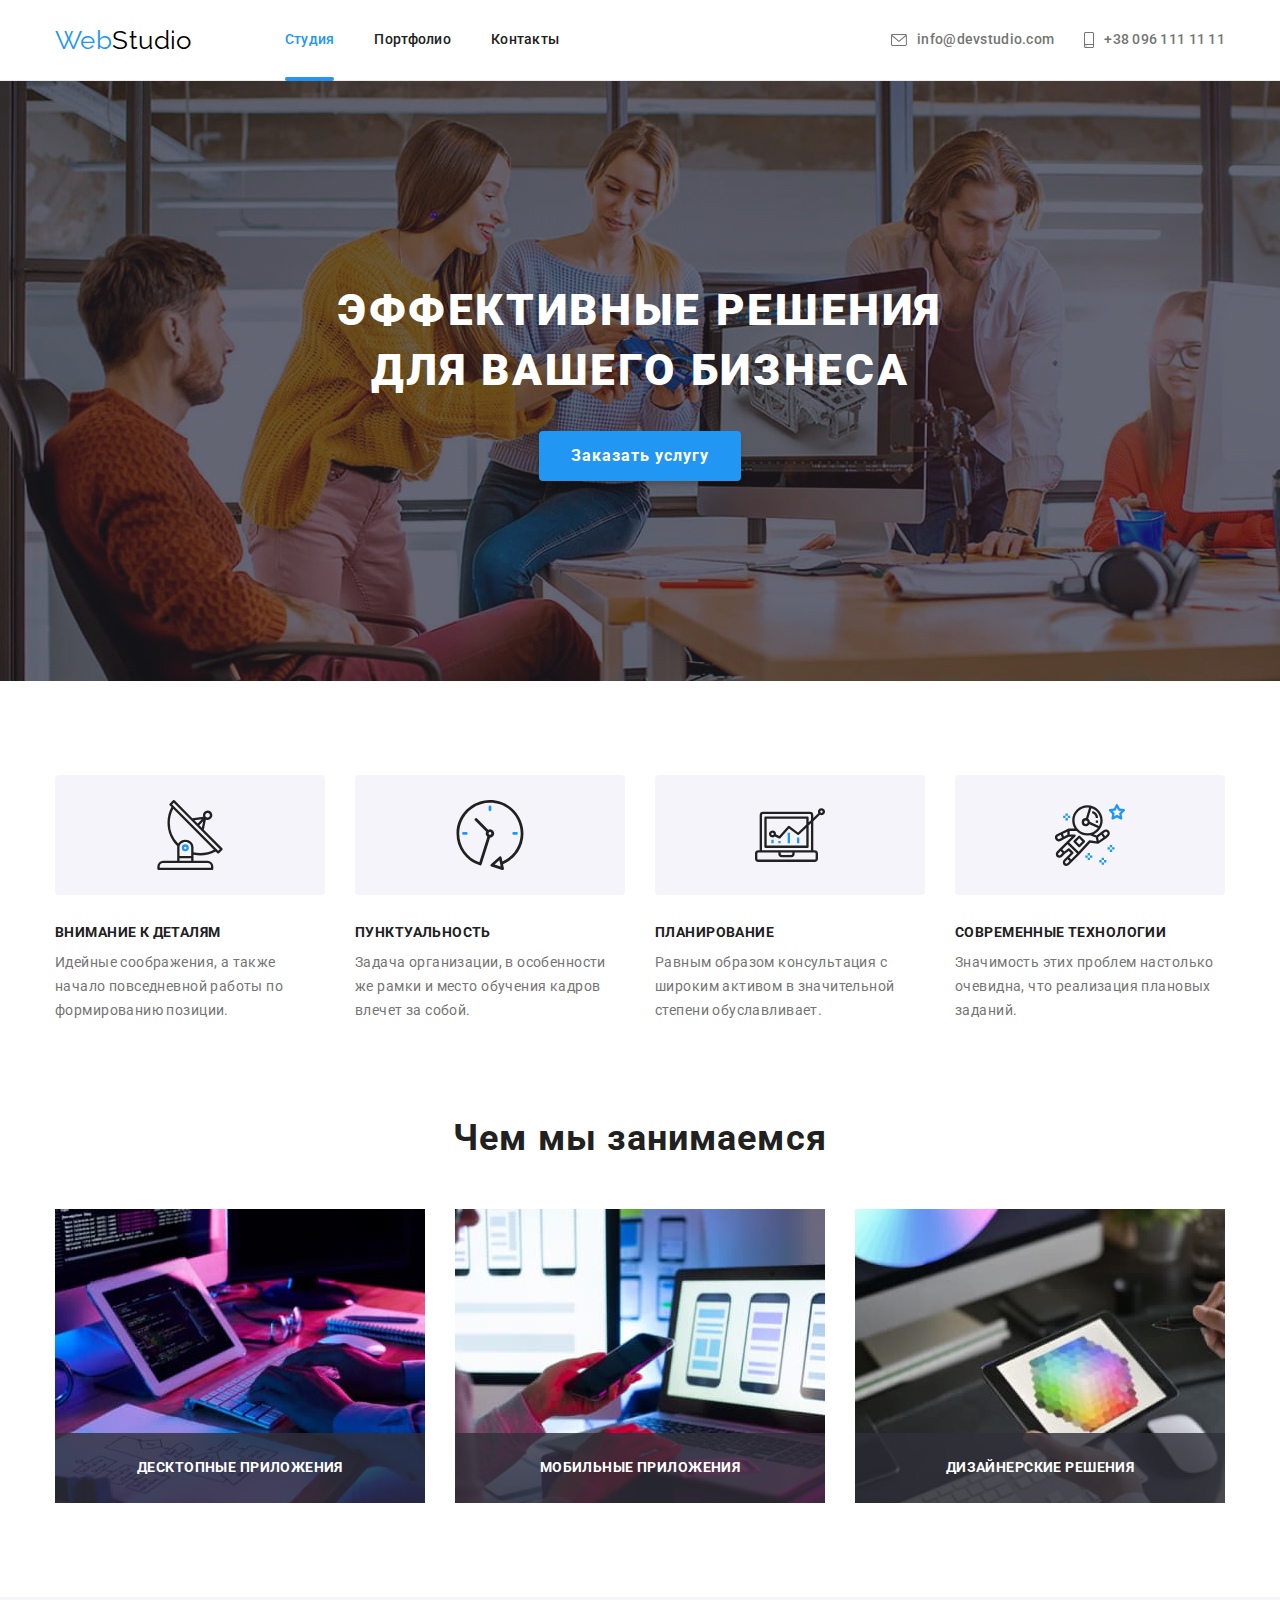
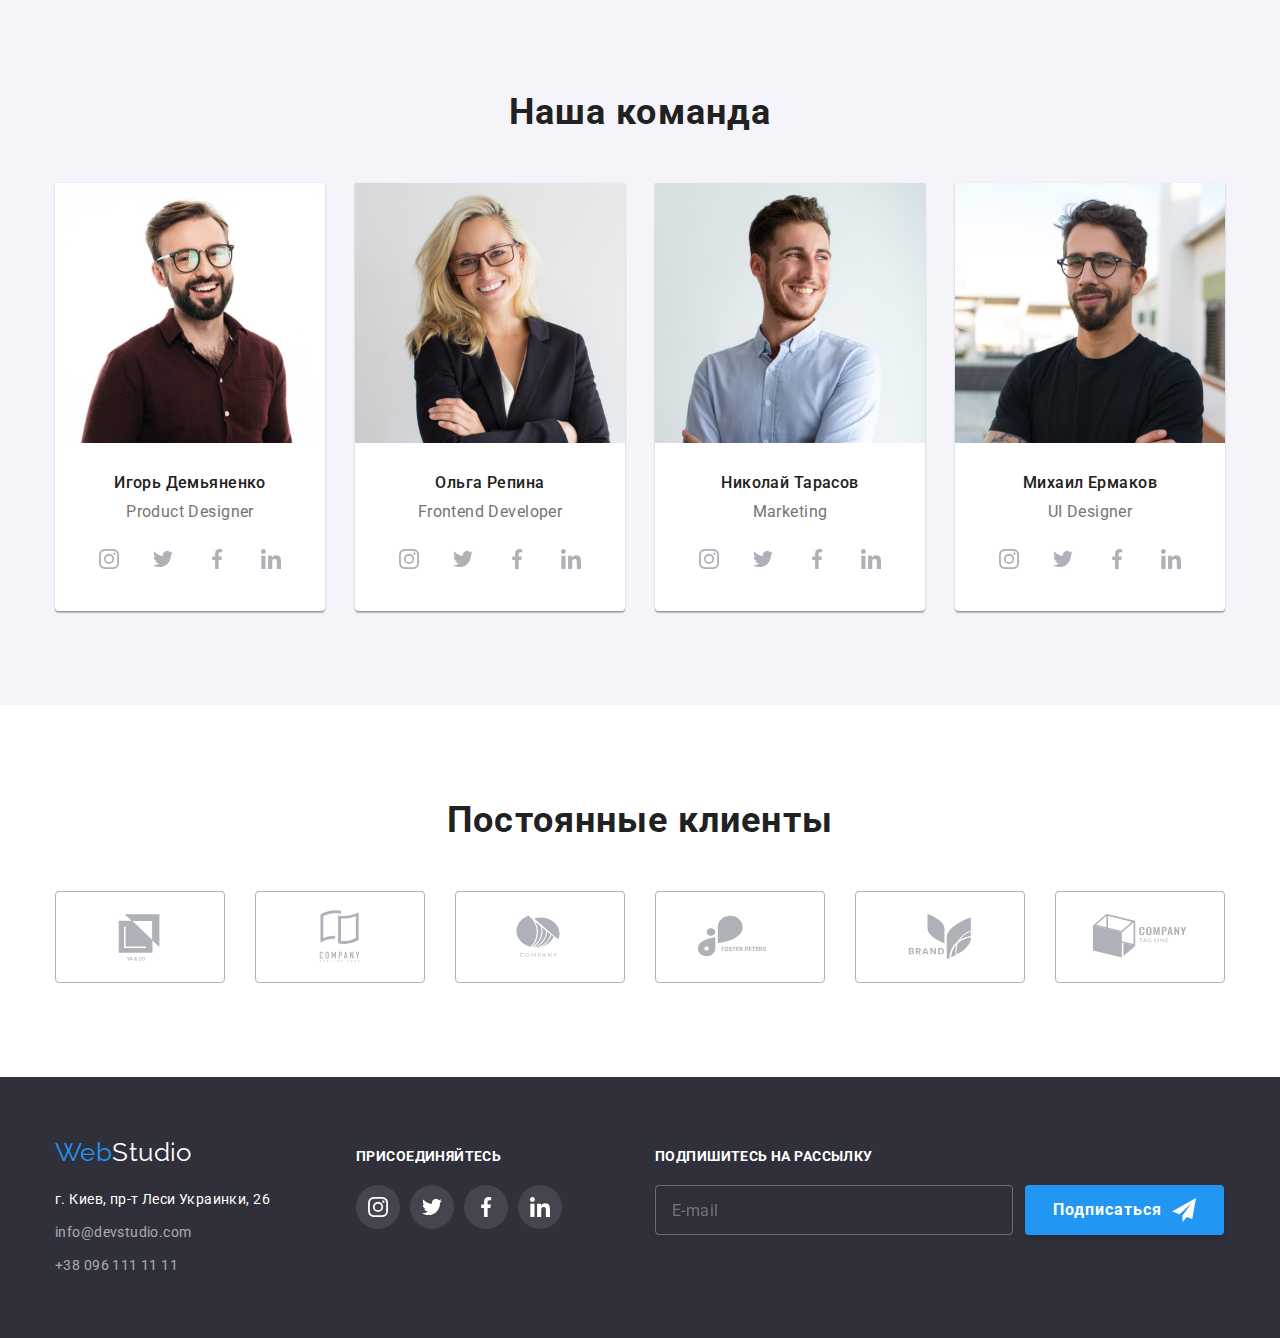
<file: index.html>
<!DOCTYPE html>
<html lang="ru">
	<head>
		<meta charset="UTF-8" />
		<meta http-equiv="X-UA-Compatible" content="IE=edge" />
		<meta name="viewport" content="width=device-width, initial-scale=1.0" />
		<title>Студия</title>
		<link
			href="https://fonts.googleapis.com/css2?family=Raleway:wght@700&family=Roboto:wght@400;500;700;900&display=swap"
			rel="stylesheet"
		/>
		<link
			rel="stylesheet"
			href="https://cdnjs.cloudflare.com/ajax/libs/modern-normalize/1.1.0/modern-normalize.min.css"
		/>
		<link rel="stylesheet" href="./css/main.min.css" />
	</head>
	<body>
		<header class="header">
			<div class="container header__container">
				<a href="./index.html" class="logo"><span class="logo-accent">Web</span>Studio</a>
				</a>
				<div>
					<nav>
						<ul class="site-nav">
							<li class="site-nav__item"><a href="./index.html" class="site-nav__link site-nav__link--active">Студия</a></li>
							<li class="site-nav__item"><a href="./portfolio.html" class="site-nav__link">Портфолио</a></li>
							<li class="site-nav__item"><a href="" class="site-nav__link">Контакты</a></li>
						</ul>
					</nav>
				</div>
				<ul class="header-contacts">
					<li class="header-contacts__item"><a href="mailto:info@devstudio.com" class="header-contacts__link">
						<svg class="header-contacts__icon" width="16px" height="12px">
							<use href="./images/icons.svg/symbol-defs.svg#icon-envelope"></use>
						</svg>
						info@devstudio.com</a></li>
					<li class="header-contacts__item"><a href="tel:+380961111111" class="header-contacts__link">
						<svg class="header-contacts__icon" width="10px" height="16px">
							<use href="./images/icons.svg/symbol-defs.svg#icon-smartphone"></use>
						</svg>
						+38 096 111 11 11</a></li>
				</ul>
			</div>
		</header>

		<main>
			<section class="hero">
				<div class="container">
					<h1 class="hero__title">
						Эффективные решения
						<br />
						для вашего бизнеса
					</h1>
					<button data-modal-open type="button" class="button hero__button">Заказать услугу</button>	
				</div>
			</section>

			<section class="section features">
				<div class="container">
					<h2 class="features__title">Преимущества</h2>
					<ul class="features__list">
						<li class="features__item">
							<svg class="features__icon" width="70px" height="70px">
								<use href="./images/icons.svg/symbol-defs.svg#icon-antenna"></use>
							</svg>
							<h3 class="features__sub-title">Внимание к деталям</h3>
							<p class="features__text">
								Идейные соображения, а также начало повседневной работы по формированию позиции.
							</p>
						</li>

						<li class="features__item">
							<svg class="features__icon" width="70px" height="70px">
								<use href="./images/icons.svg/symbol-defs.svg#icon-clock"></use>
							</svg>
							<h3 class="features__sub-title">Пунктуальность</h3>
							<p class="features__text">
								Задача организации, в особенности же рамки и место обучения кадров влечет за собой.
							</p>
						</li>

						<li class="features__item">
							<svg class="features__icon" width="70px" height="70px">
								<use href="./images/icons.svg/symbol-defs.svg#icon-diagram"></use>
							</svg>
							<h3 class="features__sub-title">Планирование</h3>
							<p class="features__text">
								Равным образом консультация с широким активом в значительной степени обуславливает.
							</p>
						</li>

						<li class="features__item">
							<svg class="features__icon" width="70px" height="70px">
								<use href="./images/icons.svg/symbol-defs.svg#icon-astronaut"></use>
							</svg>
							<h3 class="features__sub-title">Современные технологии</h3>
							<p class="features__text">Значимость этих проблем настолько очевидна, что реализация плановых заданий.</p>
						</li>
					</ul>
				</div>
			</section>

			<section class="section activity">
				<div class="container">
					<h2 class="section__title">Чем мы занимаемся</h2>
					<ul class="activity__list">
						<li class="activity__item">
							<p class="activity__text">Десктопные приложения</p>
							<img src="./images/box-1.jpg" alt="Десктопные приложения" width="370" />
						</li>
						<li class="activity__item">
							<p class="activity__text">Мобильные приложения</p>
							<img src="./images/box-2.jpg" alt="Мобильные приложения" width="370" />
						</li>
						<li class="activity__item">
							<p class="activity__text">Дизайнерские решения</p>
							<img src="./images/box-3.jpg" alt="Дизайнерские решения" width="370" />
						</li>
					</ul>
				</div>
			</section>

			<section class="section team">
				<div class="container">
					<h2 class="section__title">Наша команда</h2>
					<ul class="team__list">
						<li class="team__item">
							<img src="./images/img-1.jpg" alt="Игорь Демьяненко" width="270" />
							<div class="team__content">
								<h3 class="team__sub-title">Игорь Демьяненко</h3>
								<p lang="en" class="team__position">Product Designer</p>
								<ul class="team-networks__list">
									<li class="team-networks__item">
										<a href="" class="team-networks__link">
											<svg width="20px" height="20px">
												<use href="./images/icons.svg/symbol-defs.svg#icon-instagram"></use>
											</svg>
										</a>
									</li>
									<li class="team-networks__item">
										<a href="" class="team-networks__link">
											<svg width="20px" height="20px">
												<use href="./images/icons.svg/symbol-defs.svg#icon-twitter"></use>
											</svg>
										</a>
									</li>
									<li class="team-networks__item">
										<a href="" class="team-networks__link">
											<svg width="20px" height="20px">
												<use href="./images/icons.svg/symbol-defs.svg#icon-facebook"></use>
											</svg>
										</a>
									</li>
									<li class="team-networks__item"><a href="" class="team-networks__link"><svg width="20px" height="20px"><use href="./images/icons.svg/symbol-defs.svg#icon-linkedin"></use></svg></a></li>
								</ul>
							</div>

						</li>
						<li class="team__item">
							<img src="./images/img-2.jpg" alt="Ольга Репина" width="270" />
							<div class="team__content">
								<h3 class="team__sub-title">Ольга Репина</h3>
								<p lang="en" class="team__position">Frontend Developer</p>
								<ul class="team-networks__list">
									<li class="team-networks__item"><a href="" class="team-networks__link"><svg width="20px" height="20px"><use href="./images/icons.svg/symbol-defs.svg#icon-instagram"></use></svg></a></li>
									<li class="team-networks__item"><a href="" class="team-networks__link"><svg width="20px" height="20px"><use href="./images/icons.svg/symbol-defs.svg#icon-twitter"></use></svg></a></li>
									<li class="team-networks__item"><a href="" class="team-networks__link"><svg width="20px" height="20px"><use href="./images/icons.svg/symbol-defs.svg#icon-facebook"></use></svg></a></li>
									<li class="team-networks__item"><a href="" class="team-networks__link"><svg width="20px" height="20px"><use href="./images/icons.svg/symbol-defs.svg#icon-linkedin"></use></svg></a></li>
								</ul>
							</div>
						</li>
						<li class="team__item">
							<img src="./images/img-3.jpg" alt="Николай Тарасов" width="270" />
							<div class="team__content">
								<h3 class="team__sub-title">Николай Тарасов</h3>
								<p lang="en" class="team__position">Marketing</p>
								<ul class="team-networks__list">
									<li class="team-networks__item"><a href="" class="team-networks__link"><svg width="20px" height="20px"><use href="./images/icons.svg/symbol-defs.svg#icon-instagram"></use></svg></a></li>
									<li class="team-networks__item"><a href="" class="team-networks__link"><svg width="20px" height="20px"><use href="./images/icons.svg/symbol-defs.svg#icon-twitter"></use></svg></a></li>
									<li class="team-networks__item"><a href="" class="team-networks__link"><svg width="20px" height="20px"><use href="./images/icons.svg/symbol-defs.svg#icon-facebook"></use></svg></a></li>
									<li class="team-networks__item"><a href="" class="team-networks__link"><svg width="20px" height="20px"><use href="./images/icons.svg/symbol-defs.svg#icon-linkedin"></use></svg></a></li>
								</ul>
							</div>
						</li>
						<li class="team__item">
							<img src="./images/img-4.jpg" alt="Михаил Ермаков" width="270" />
							<div class="team__content">
								<h3 class="team__sub-title">Михаил Ермаков</h3>
								<p lang="en" class="team__position">UI Designer</p>
								<ul class="team-networks__list">
									<li class="team-networks__item"><a href="" class="team-networks__link"><svg width="20px" height="20px"><use href="./images/icons.svg/symbol-defs.svg#icon-instagram"></use></svg></a></li>
									<li class="team-networks__item"><a href="" class="team-networks__link"><svg width="20px" height="20px"><use href="./images/icons.svg/symbol-defs.svg#icon-twitter"></use></svg></a></li>
									<li class="team-networks__item"><a href="" class="team-networks__link"><svg width="20px" height="20px"><use href="./images/icons.svg/symbol-defs.svg#icon-facebook"></use></svg></a></li>
									<li class="team-networks__item"><a href="" class="team-networks__link"><svg width="20px" height="20px"><use href="./images/icons.svg/symbol-defs.svg#icon-linkedin"></use></svg></a></li>
								</ul>
							</div>
						</li>
					</ul>
				</div>
			</section>

			<section class="section clients">
				<div class="container">
					<h2 class="section__title">Постоянные клиенты</h2>
					<ul class="clients__list">
						<li class="clients__item"><a href="" class="clients__link"><svg width="106" height="60px"><use href="./images/icons.svg/symbol-defs.svg#icon-logo-1"></use></svg></a></li>
						<li class="clients__item"><a href="" class="clients__link"><svg width="106" height="60px"><use href="./images/icons.svg/symbol-defs.svg#icon-logo-2"></use></svg></a></li>
						<li class="clients__item"><a href="" class="clients__link"><svg width="106" height="60px"><use href="./images/icons.svg/symbol-defs.svg#icon-logo-3"></use></svg></a></li>
						<li class="clients__item"><a href="" class="clients__link"><svg width="106" height="60px"><use href="./images/icons.svg/symbol-defs.svg#icon-logo-4"></use></svg></a></li>
						<li class="clients__item"><a href="" class="clients__link"><svg width="106" height="60px"><use href="./images/icons.svg/symbol-defs.svg#icon-logo-5"></use></svg></a></li>
						<li class="clients__item"><a href="" class="clients__link"><svg width="106" height="60px"><use href="./images/icons.svg/symbol-defs.svg#icon-logo-6"></use></svg></a></li>
					</ul>
				</div> 
			</section>
		</main>

		<footer class="footer">
			<div class="container footer__container">
				<div class="footer-contacts">
					<a href="/index.html" class="logo footer__logo"><span class="logo-accent">Web</span>Studio</a>
					<address>
						<ul class="footer-contacts__list">
							<li class="footer-contacts__item">
								<a
									href="https://goo.gl/maps/6p5DjgwjbaoBaa989"
									target="_blank"
									rel="noopener noreferrer nofollow"
									class="footer-contacts__location"
								>
									г. Киев, пр-т Леси Украинки, 26
								</a>
							</li>
							<li class="footer-contacts__item"><a href="mailto:info@devstudio.com" class="footer-contacts__link">info@devstudio.com</a></li>
							<li class="footer-contacts__item"><a href="tel:+380961111111" class="footer-contacts__link">+38 096 111 11 11</a></li>
						</ul>
					</address>
				</div>			
				<div class="footer-follow">
					<b class="footer-follow__title">присоединяйтесь</b>
					<ul class="footer-follow__list">
						<li class="footer-follow__item"><a href="" class="footer-follow__link"><svg width="20px" height="20px"><use href="./images/icons.svg/symbol-defs.svg#icon-instagram"></use></svg></a></li>
						<li class="footer-follow__item"><a href="" class="footer-follow__link"><svg width="20px" height="20px"><use href="./images/icons.svg/symbol-defs.svg#icon-twitter"></use></svg></a></li>
						<li class="footer-follow__item"><a href="" class="footer-follow__link"><svg width="20px" height="20px"><use href="./images/icons.svg/symbol-defs.svg#icon-facebook"></use></svg></a></li>
						<li class="footer-follow__item"><a href="" class="footer-follow__link"><svg width="20px" height="20px"><use href="./images/icons.svg/symbol-defs.svg#icon-linkedin"></use></svg></a></li>
					</ul>
				</div>
				<div class="footer-join">
					<b class="footer-join__title">Подпишитесь на рассылку</b>
					<form class="footer-join__form">
						<label>
							<input required type="email" name="email" placeholder="E-mail" class="footer-join__input"/>
						</label>
						<button type="submit" class="button footer-button">Подписаться
							<svg class="footer-button__icon" width="24px" height="24px">
								<use href="./images/icons.svg/symbol-defs.svg#icon-send"></use>
							</svg>
						</button>				
					</form>
				</div>
			</div>
		</footer>

		<div data-modal class="backdrop is-hidden">
			<div class="modal">
				<button type="button" class="modal-button-close" data-modal-close>
						<svg width="18px" height="18px">
							<use href="./images/icons.svg/symbol-defs.svg#icon-close-black"></use>
						</svg>
				</button>
				<form action="" class="modal-form">	
					<h2 class="modal-form__title">Оставьте свои данные, мы вам перезвоним</h2>
					
						<label class="label">
						<span class="label__text">Имя</span> 
						<input required type="text" name="name" class="label__input">
						<svg class="label__icon" width="18px" height="18px">
							<use href="./images/icons.svg/symbol-defs.svg#icon-person-black"></use>
						</svg>
						</label>

						<label class="label">
						<span class="label__text">Телефон</span> 
						<input required type="tel" name="tel" class="label__input">
						<svg class="label__icon" width="18px" height="18px">
							<use href="./images/icons.svg/symbol-defs.svg#icon-phone-black"></use>
						</svg>
						</label>

						<label class="label">
						<span class="label__text">Почта</span> 
						<input type="email" name="email" class="label__input">
						<svg class="label__icon" width="18px" height="18px">
							<use href="./images/icons.svg/symbol-defs.svg#icon-email-black"></use>
						</svg>
						</label>

						<label class="label">
						<span class="label__text">Комментарий</span> 
						<textarea name="comment" placeholder="Введите текст" rows="8" class="label__textarea"></textarea>
						</label>

						<label class="modal-checkbox__label">
						<input required class="modal-checkbox__input" type="checkbox" name="checkbox" value="Соглашаюсь с рассылкой и принимаю"/>
						<span class="modal-checkbox__icon"></span>
						<span class="modal-checkbox__text">Соглашаюсь с рассылкой и принимаю <a href="" class="modal-checkbox__contract">
							Условия договора</a></span>	
						</label>
					
					
					<button type="submit" class="button modal-button-send">Отправить</button> 		
				</form>	
			</div>
		</div>
		<script src="./js/modal.js"></script>
	</body>
</html>
</file>
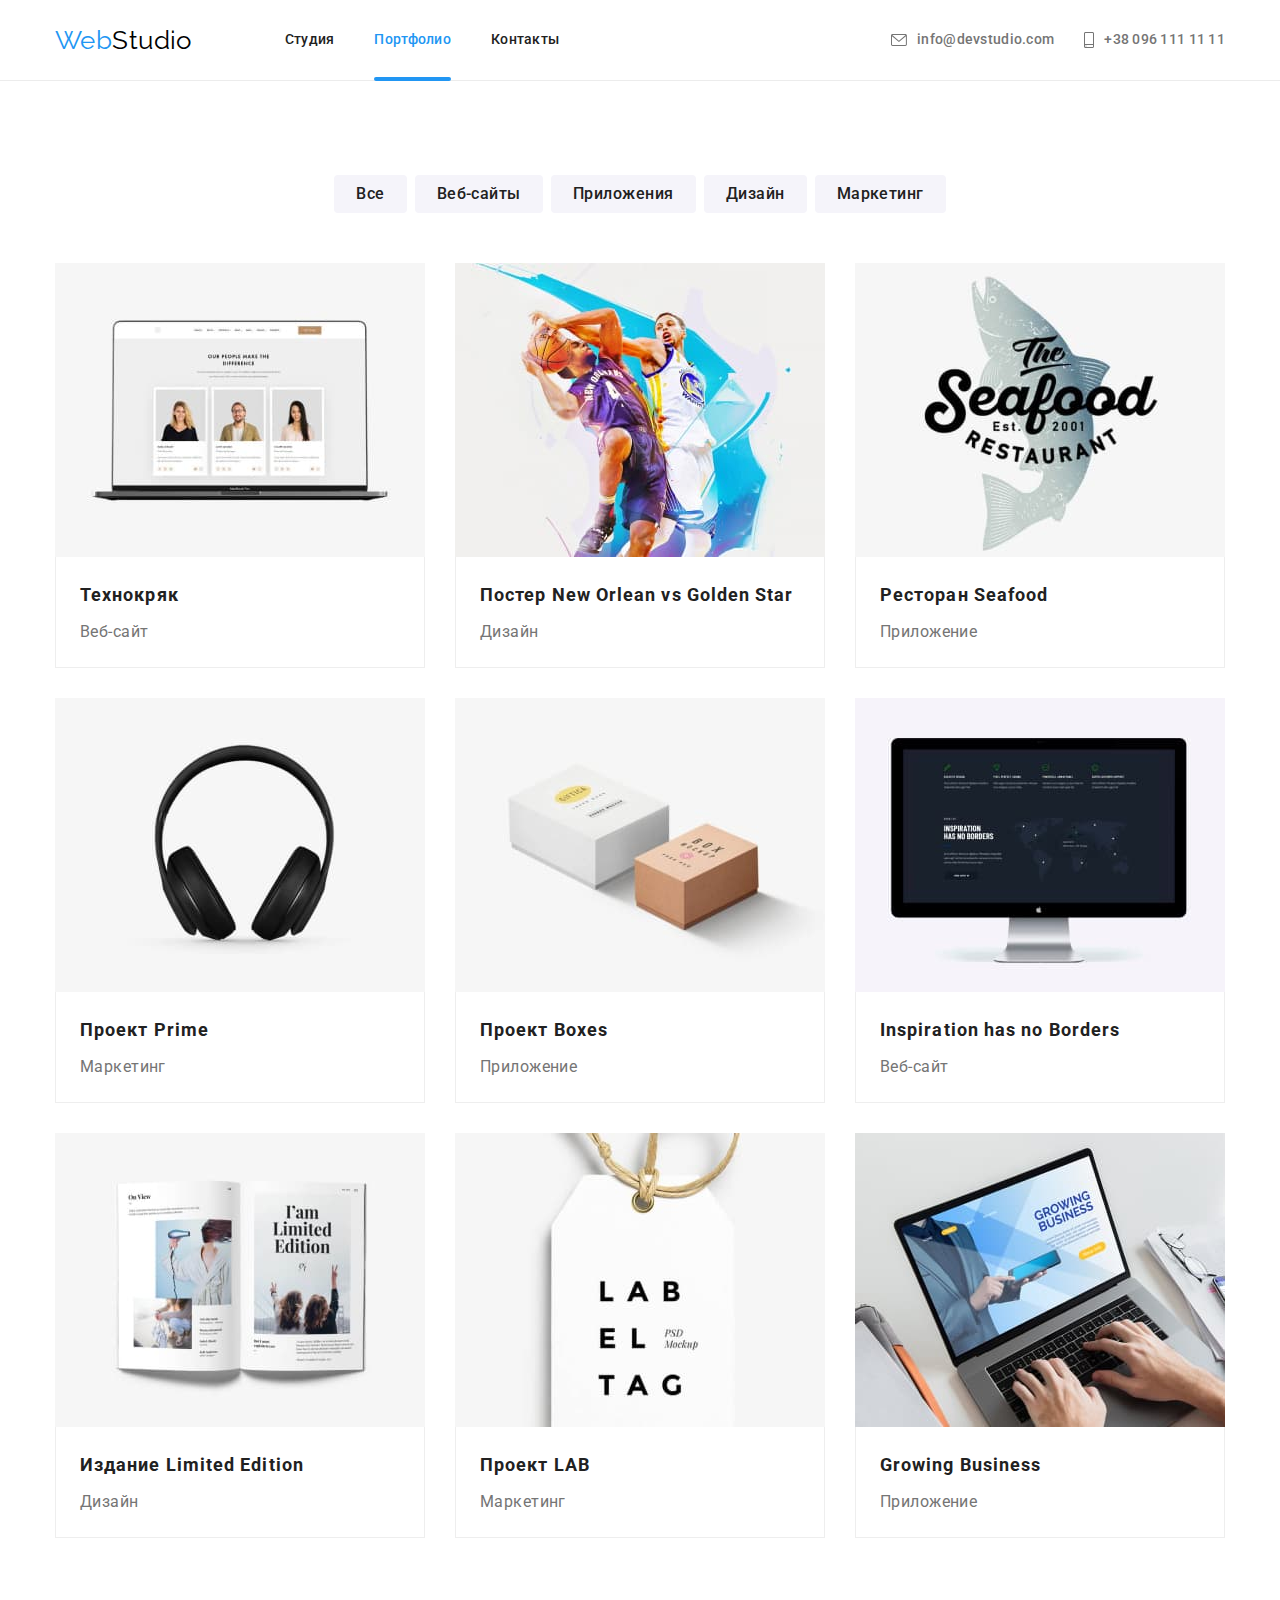
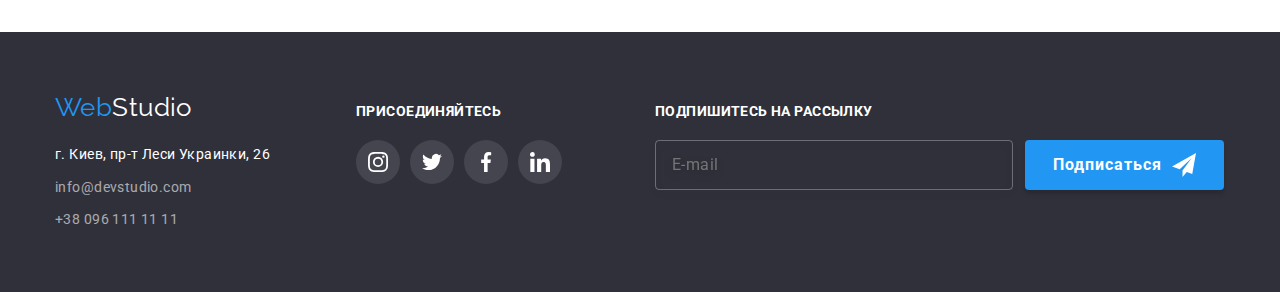
<file: portfolio.html>
<!DOCTYPE html>
<html lang="ru">
	<head>
		<meta charset="UTF-8" />
		<meta http-equiv="X-UA-Compatible" content="IE=edge" />
		<meta name="viewport" content="width=device-width, initial-scale=1.0" />
		<title>Портфолио</title>
		<link
			href="https://fonts.googleapis.com/css2?family=Raleway:wght@700&family=Roboto:wght@400;500;700;900&display=swap"
			rel="stylesheet"
		/>
		<link rel="stylesheet" href="https://cdnjs.cloudflare.com/ajax/libs/modern-normalize/1.1.0/modern-normalize.min.css">
		<link rel="stylesheet" href="./css/main.min.css" />
	</head>
	<body>
		<header class="header">
			<div class="container header__container">
				<a href="./index.html" class="logo"><span class="logo-accent">Web</span>Studio</a>
				</a>
				<div>
					<nav>
						<ul class="site-nav">
							<li class="site-nav__item"><a href="./index.html" class="site-nav__link site-nav__link">Студия</a></li>
							<li class="site-nav__item"><a href="./portfolio.html" class="site-nav__link site-nav__link--active">Портфолио</a></li>
							<li class="site-nav__item"><a href="" class="site-nav__link">Контакты</a></li>
						</ul>
					</nav>
				</div>
				<ul class="header-contacts">
					<li class="header-contacts__item"><a href="mailto:info@devstudio.com" class="header-contacts__link">
						<svg class="header-contacts__icon" width="16px" height="12px">
							<use href="./images/icons.svg/symbol-defs.svg#icon-envelope"></use>
						</svg>
						info@devstudio.com</a></li>
					<li class="header-contacts__item"><a href="tel:+380961111111" class="header-contacts__link">
						<svg class="header-contacts__icon" width="10px" height="16px">
							<use href="./images/icons.svg/symbol-defs.svg#icon-smartphone"></use>
						</svg>
						+38 096 111 11 11</a></li>
				</ul>
			</div>
		</header>

		<main>
			<section class="section portfolio">
				<div class="container">
					<h1 class="visually-hidden portfolio__title">Портфолио</h1>
					<ul class="portfolio-filter">
						<li class="portfolio-filter__item"><button type="button" class="button portfolio-filter__button">Все</button></li>
						<li class="portfolio-filter__item"><button type="button" class="button portfolio-filter__button">Веб-сайты</button></li>
						<li class="portfolio-filter__item"><button type="button" class="button portfolio-filter__button">Приложения</button></li>
						<li class="portfolio-filter__item"><button type="button" class="button portfolio-filter__button">Дизайн</button></li>
						<li class="portfolio-filter__item"><button type="button" class="button portfolio-filter__button">Маркетинг</button></li>
					</ul>
				
					<ul class="portfolio-project">
						<li class="portfolio-project__item">
							<a href="" class="portfolio-project__link">
								<div class="portfolio-project__thumb">
									<img src="./images/project-1.jpg" alt="макбук" width="370"/>
									<p class="portfolio-project__text">Ресурс предлагает комплексные предложения с разным уровнем функционала и сервисов. Все это позволит посетителю получить исчерпывающие сведения о компании или частном лице.</p>
								</div>
								<div class="portfolio-project__content">
									<h2 class="portfolio-project__title">Технокряк</h2>
									<p class="portfolio-project__category">Веб-сайт</p>
								</div>
								
							</a>
						</li>
						<li class="portfolio-project__item">
							<a href="" class="portfolio-project__link">
								<div class="portfolio-project__thumb">
									<img src="./images/Project-2.jpg" alt="игра в баскетбол" width="370" height="294"/>
									<p class="portfolio-project__text">Lorem, ipsum dolor sit amet consectetur adipisicing elit. Blanditiis repellendus facere eius officiis omnis fugit mollitia sit! Harum rerum voluptates necessitatibus eveniet reiciendis pariatur ratione fuga veniam autem? Amet, inventore.</p>
								</div>
								<div class="portfolio-project__content">
									<h2 class="portfolio-project__title">Постер New Orlean vs Golden Star</h2>
									<p class="portfolio-project__category">Дизайн</p>
								</div>
							</a>
						</li>
						<li class="portfolio-project__item">
							<a href="" class="portfolio-project__link">
								<div class="portfolio-project__thumb">
									<img src="./images/Project-3.jpg" alt="логотип Seafood" width="370" height="294"/>
									<p class="portfolio-project__text">Lorem, ipsum dolor sit amet consectetur adipisicing elit. Blanditiis repellendus facere eius officiis omnis fugit mollitia sit! Harum rerum voluptates necessitatibus eveniet reiciendis pariatur ratione fuga veniam autem? Amet, inventore.</p>
								</div>
								<div class="portfolio-project__content">
									<h2 class="portfolio-project__title">Ресторан Seafood</h2>
									<p class="portfolio-project__category">Приложение</p>
								</div>
							</a>
						</li>
						<li class="portfolio-project__item">
							<a href="" class="portfolio-project__link">
								<div class="portfolio-project__thumb">
									<img src="./images/Project-4.jpg" alt="наушники" width="370" height="294"/>
									<p class="portfolio-project__text">Lorem, ipsum dolor sit amet consectetur adipisicing elit. Blanditiis repellendus facere eius officiis omnis fugit mollitia sit! Harum rerum voluptates necessitatibus eveniet reiciendis pariatur ratione fuga veniam autem? Amet, inventore.</p>
								</div>
								<div class="portfolio-project__content">
									<h2 class="portfolio-project__title">Проект Prime</h2>
									<p class="portfolio-project__category">Маркетинг</p>
								</div>
							</a>
						</li>
						<li class="portfolio-project__item">
							<a href="" class="portfolio-project__link">
								<div class="portfolio-project__thumb">
									<img src="./images/Project-5.jpg" alt="две коробки" width="370" height="294"/>
									<p class="portfolio-project__text">Lorem, ipsum dolor sit amet consectetur adipisicing elit. Blanditiis repellendus facere eius officiis omnis fugit mollitia sit! Harum rerum voluptates necessitatibus eveniet reiciendis pariatur ratione fuga veniam autem? Amet, inventore.</p>
								</div>
								<div class="portfolio-project__content">
									<h2 class="portfolio-project__title">Проект Boxes</h2>
									<p class="portfolio-project__category">Приложение</p>
								</div>
							</a>
						</li>
						<li class="portfolio-project__item">
							<a href="" class="portfolio-project__link">
								<div class="portfolio-project__thumb">
									<img src="./images/Project-6.jpg" alt="компьютер" width="370" height="294"/>
									<p class="portfolio-project__text">Lorem, ipsum dolor sit amet consectetur adipisicing elit. Blanditiis repellendus facere eius officiis omnis fugit mollitia sit! Harum rerum voluptates necessitatibus eveniet reiciendis pariatur ratione fuga veniam autem? Amet, inventore.</p>
								</div>
								<div class="portfolio-project__content">
									<h2 class="portfolio-project__title">Inspiration has no Borders</h2>
									<p class="portfolio-project__category">Веб-сайт</p>
								</div>
							</a>
						</li>
						<li class="portfolio-project__item">
							<a href="" class="portfolio-project__link">
								<div class="portfolio-project__thumb">
									<img src="./images/Project-7.jpg" alt="раскрытая книга" width="370" height="294"/>
									<p class="portfolio-project__text">Lorem, ipsum dolor sit amet consectetur adipisicing elit. Blanditiis repellendus facere eius officiis omnis fugit mollitia sit! Harum rerum voluptates necessitatibus eveniet reiciendis pariatur ratione fuga veniam autem? Amet, inventore.</p>
								</div>
								<div class="portfolio-project__content">
									<h2 class="portfolio-project__title">Издание Limited Edition</h2>
									<p class="portfolio-project__category">Дизайн</p>
								</div>
							</a>
						</li>
						<li class="portfolio-project__item">
							<a href="" class="portfolio-project__link">
								<div class="portfolio-project__thumb">
									<img src="./images/Project-8.jpg" alt="этикетка" width="370" height="294"/>
									<p class="portfolio-project__text">Lorem, ipsum dolor sit amet consectetur adipisicing elit. Blanditiis repellendus facere eius officiis omnis fugit mollitia sit! Harum rerum voluptates necessitatibus eveniet reiciendis pariatur ratione fuga veniam autem? Amet, inventore.</p>
								</div>
								<div class="portfolio-project__content">
									<h2 class="portfolio-project__title">Проект LAB</h2>
									<p class="portfolio-project__category">Маркетинг</p>
								</div>
							</a>
						</li>
						<li class="portfolio-project__item">
							<a href="" class="portfolio-project__link">
								<div class="portfolio-project__thumb">
									<img src="./images/Project-9.jpg" alt="ноутбук" width="370" height="294"/>
									<p class="portfolio-project__text">Lorem, ipsum dolor sit amet consectetur adipisicing elit. Blanditiis repellendus facere eius officiis omnis fugit mollitia sit! Harum rerum voluptates necessitatibus eveniet reiciendis pariatur ratione fuga veniam autem? Amet, inventore.</p>
								</div>
								<div class="portfolio-project__content">
									<h2 class="portfolio-project__title">Growing Business</h2>
									<p class="portfolio-project__category">Приложение</p>
								</div>
							</a>
						</li>
					</ul>
				</div>
			</section>
		</main>

		<footer class="footer">
			<div class="container footer__container">
				<div class="footer-contacts">
					<a href="/index.html" class="logo footer__logo"><span class="logo-accent">Web</span>Studio</a>
					<address>
						<ul class="footer-contacts__list">
							<li class="footer-contacts__item">
								<a
									href="https://goo.gl/maps/6p5DjgwjbaoBaa989"
									target="_blank"
									rel="noopener noreferrer nofollow"
									class="footer-contacts__location"
								>
									г. Киев, пр-т Леси Украинки, 26
								</a>
							</li>
							<li class="footer-contacts__item"><a href="mailto:info@devstudio.com" class="footer-contacts__link">info@devstudio.com</a></li>
							<li class="footer-contacts__item"><a href="tel:+380961111111" class="footer-contacts__link">+38 096 111 11 11</a></li>
						</ul>
					</address>
				</div>			
				<div class="footer-follow">
					<b class="footer-follow__title">присоединяйтесь</b>
					<ul class="footer-follow__list">
						<li class="footer-follow__item"><a href="" class="footer-follow__link"><svg width="20px" height="20px"><use href="./images/icons.svg/symbol-defs.svg#icon-instagram"></use></svg></a></li>
						<li class="footer-follow__item"><a href="" class="footer-follow__link"><svg width="20px" height="20px"><use href="./images/icons.svg/symbol-defs.svg#icon-twitter"></use></svg></a></li>
						<li class="footer-follow__item"><a href="" class="footer-follow__link"><svg width="20px" height="20px"><use href="./images/icons.svg/symbol-defs.svg#icon-facebook"></use></svg></a></li>
						<li class="footer-follow__item"><a href="" class="footer-follow__link"><svg width="20px" height="20px"><use href="./images/icons.svg/symbol-defs.svg#icon-linkedin"></use></svg></a></li>
					</ul>
				</div>
				<div class="footer-join">
					<b class="footer-join__title">Подпишитесь на рассылку</b>
					<form class="footer-join__form">
						<label>
							<input type="email" name="email" placeholder="E-mail" class="footer-join__input"/>
						</label>
						<button type="submit" class="button footer-button">Подписаться
							<svg class="footer-button__icon" width="24px" height="24px">
								<use href="./images/icons.svg/symbol-defs.svg#icon-send"></use>
							</svg>
						</button>				
					</form>
				</div>
			</div>
		</footer>
	</body>
</html>
</file>
<file: css/main.min.css>
h1,h2,h3,h4,h5,h6,p,li{padding:0;margin:0}ul,ol{padding:0;margin:0;list-style:none}img{display:block;max-width:100%;height:auto;margin:0}body{font-family:Roboto, sans-serif;font-style:normal;margin:0;font-size:14px;letter-spacing:0.03em;background-color:#fff;color:#757575}.container{width:1200px;padding-left:15px;padding-right:15px;margin-left:auto;margin-right:auto}.modal-checkbox__input,.features__title,.portfolio__title{position:absolute;width:1px;height:1px;margin:-1px;border:0;padding:0;white-space:nowrap;-webkit-clip-path:inset(100%);clip-path:inset(100%);clip:rect(0 0 0 0);overflow:hidden}.logo{font-family:Raleway, cursive;text-decoration:none;font-size:26px;line-height:1.19;color:#000}.logo-accent{color:#2196f3}.footer__logo{color:#fff}.site-nav{display:-webkit-box;display:-ms-flexbox;display:flex;margin-left:93px}.site-nav__item:not(:last-child){margin-right:40px}.site-nav__link{position:relative;display:block;padding-top:32px;padding-bottom:32px;font-weight:500;line-height:1.14;letter-spacing:0.02em;text-decoration:none;color:#212121;-webkit-transition:color 250ms cubic-bezier(0.4, 0, 0.2, 1);transition:color 250ms cubic-bezier(0.4, 0, 0.2, 1)}.site-nav__link:hover,.site-nav__link:focus{color:#2196f3}.site-nav__link--active{color:#2196f3}.site-nav__link--active::after{content:"";position:absolute;display:block;width:100%;height:4px;left:0;bottom:-1px;border-radius:2px;background-color:#2196f3;-webkit-transform:scaleX 0;transform:scaleX 0;-webkit-animation:lineActive 1000ms cubic-bezier(0.4, 0, 0.2, 1) 0ms 1 normal forwards running;animation:lineActive 1000ms cubic-bezier(0.4, 0, 0.2, 1) 0ms 1 normal forwards running}@-webkit-keyframes lineActive{0%{-webkit-transform:scaleX(0);transform:scaleX(0)}50%{-webkit-transform:scaleX(1.25);transform:scaleX(1.25)}100%{-webkit-transform:scaleX(1);transform:scaleX(1)}}@keyframes lineActive{0%{-webkit-transform:scaleX(0);transform:scaleX(0)}50%{-webkit-transform:scaleX(1.25);transform:scaleX(1.25)}100%{-webkit-transform:scaleX(1);transform:scaleX(1)}}.header-contacts{display:-webkit-box;display:-ms-flexbox;display:flex;margin-left:auto;-ms-flex-wrap:nowrap;flex-wrap:nowrap;width:-webkit-fit-content;width:-moz-fit-content;width:fit-content}.header-contacts__item:not(:last-child){margin-right:30px}.header-contacts__link{display:-webkit-box;display:-ms-flexbox;display:flex;-webkit-box-align:center;-ms-flex-align:center;align-items:center;padding-top:32px;padding-bottom:32px;text-decoration:none;font-weight:500;line-height:1.14;letter-spacing:0.02em;color:#757575;-webkit-transition:color 250ms cubic-bezier(0.4, 0, 0.2, 1);transition:color 250ms cubic-bezier(0.4, 0, 0.2, 1)}.header-contacts__link:hover,.header-contacts__link:focus{color:#2196f3}.header-contacts__icon{margin-right:10px;fill:currentColor}.footer-contacts__list{margin-top:20px;margin-right:70px;width:231px}.footer-contacts__item{margin-bottom:9px}.footer-contacts__item:last-child{margin-bottom:0px}.footer-contacts__location{text-decoration:none;font-style:normal;line-height:1.71;color:#fff;-webkit-transition:color 250ms cubic-bezier(0.4, 0, 0.2, 1);transition:color 250ms cubic-bezier(0.4, 0, 0.2, 1)}.footer-contacts__location:hover,.footer-contacts__location:focus{color:#2196f3}.footer-contacts__link{text-decoration:none;font-style:normal;line-height:1.71;color:rgba(255,255,255,0.6)}.footer-contacts__link:hover,.footer-contacts__link:focus{color:#2196f3}.button{display:-webkit-box;display:-ms-flexbox;display:flex;-webkit-box-pack:center;-ms-flex-pack:center;justify-content:center;-webkit-box-align:center;-ms-flex-align:center;align-items:center;outline:0;outline-offset:0;border:none;border-radius:4px;font-family:inherit;text-align:center;cursor:pointer;font-weight:700;font-size:16px;line-height:1.87;letter-spacing:0.06em;color:#fff;background-color:#2196f3}.section{padding-top:94px;padding-bottom:94px}.section__title{margin-bottom:50px;font-weight:700;font-size:36px;line-height:1.17;text-align:center;letter-spacing:0.03em;color:#212121}.footer-follow{margin-right:93px}.footer-follow__title{font-weight:700;font-size:14px;line-height:1.14;letter-spacing:0.03em;text-transform:uppercase;color:#fff}.footer-follow__list{display:-webkit-box;display:-ms-flexbox;display:flex;-webkit-box-pack:center;-ms-flex-pack:center;justify-content:center;margin-top:20px}.footer-follow__item:not(:last-child){margin-right:10px}.footer-follow__link{display:-webkit-box;display:-ms-flexbox;display:flex;-webkit-box-pack:center;-ms-flex-pack:center;justify-content:center;-webkit-box-align:center;-ms-flex-align:center;align-items:center;width:44px;height:44px;border-radius:50%;cursor:pointer;color:#fff;fill:currentColor;background-color:rgba(255,255,255,0.1);-webkit-transition:background-color 250ms cubic-bezier(0.4, 0, 0.2, 1),fill 250ms cubic-bezier(0.4, 0, 0.2, 1);transition:background-color 250ms cubic-bezier(0.4, 0, 0.2, 1),fill 250ms cubic-bezier(0.4, 0, 0.2, 1)}.footer-follow__link:hover,.footer-follow__link:focus{background-color:#2196f3}.footer-join__title{font-weight:700;font-size:14px;line-height:1.14;letter-spacing:0.03em;text-transform:uppercase;color:#fff}.footer-join__form{display:-webkit-box;display:-ms-flexbox;display:flex;-webkit-box-pack:center;-ms-flex-pack:center;justify-content:center;-webkit-box-align:center;-ms-flex-align:center;align-items:center;margin-top:20px}.footer-join__input{margin-right:12px;width:358px;height:50px;padding-left:16px;font-size:16px;line-height:1.25;letter-spacing:0.03em;color:rgba(255,255,255,0.6);outline:none;border:1px solid rgba(255,255,255,0.3);-webkit-filter:drop-shadow(0px 4px 4px rgba(0,0,0,0.15));filter:drop-shadow(0px 4px 4px rgba(0,0,0,0.15));border-radius:4px;background-color:transparent;-webkit-transition:border-color 250ms cubic-bezier(0.4, 0, 0.2, 1);transition:border-color 250ms cubic-bezier(0.4, 0, 0.2, 1)}.footer-join__input:hover,.footer-join__input:focus{border-color:#2196f3}.footer-button{padding:10px 28px;margin:0px;-webkit-box-shadow:0px 4px 4px rgba(0,0,0,0.15);box-shadow:0px 4px 4px rgba(0,0,0,0.15);-webkit-transition:background-color 250ms cubic-bezier(0.4, 0, 0.2, 1);transition:background-color 250ms cubic-bezier(0.4, 0, 0.2, 1)}.footer-button:hover,.footer-button:focus{background-color:#188ce8}.footer-button__icon{margin-left:10px;fill:currentColor}.backdrop{position:fixed;left:0px;top:0px;width:100%;height:100%;background:rgba(0,0,0,0.2);opacity:1;-webkit-transition:opacity 250ms cubic-bezier(0.4, 0, 0.2, 1);transition:opacity 250ms cubic-bezier(0.4, 0, 0.2, 1)}.is-hidden{opacity:0;pointer-events:none}.modal{position:absolute;display:-webkit-box;display:-ms-flexbox;display:flex;opacity:1;padding:40px;top:50%;left:50%;width:528px;height:581px;background:#fff;-webkit-box-shadow:0px 1px 3px rgba(0,0,0,0.12),0px 1px 1px rgba(0,0,0,0.14),0px 2px 1px rgba(0,0,0,0.2);box-shadow:0px 1px 3px rgba(0,0,0,0.12),0px 1px 1px rgba(0,0,0,0.14),0px 2px 1px rgba(0,0,0,0.2);border-radius:4px;-webkit-transform:translate(-50%, -50%) scale(1);transform:translate(-50%, -50%) scale(1);-webkit-transition:-webkit-transform 250ms cubic-bezier(0.4, 0, 0.2, 1);transition:-webkit-transform 250ms cubic-bezier(0.4, 0, 0.2, 1);transition:transform 250ms cubic-bezier(0.4, 0, 0.2, 1);transition:transform 250ms cubic-bezier(0.4, 0, 0.2, 1), -webkit-transform 250ms cubic-bezier(0.4, 0, 0.2, 1)}.is-hidden .modal{-webkit-transform:translate(-50%, -50%) scale(0.5);transform:translate(-50%, -50%) scale(0.5)}.modal-button-close{position:absolute;top:8px;right:8px;width:30px;height:30px;display:-webkit-box;display:-ms-flexbox;display:flex;-webkit-box-pack:center;-ms-flex-pack:center;justify-content:center;-webkit-box-align:center;-ms-flex-align:center;align-items:center;cursor:pointer;padding:6px;background-color:#fff;border:1px solid rgba(0,0,0,0.1);border-radius:15px;fill:#000;-webkit-transition:fill 250ms cubic-bezier(0.4, 0, 0.2, 1),border-color 250ms cubic-bezier(0.4, 0, 0.2, 1);transition:fill 250ms cubic-bezier(0.4, 0, 0.2, 1),border-color 250ms cubic-bezier(0.4, 0, 0.2, 1)}.modal-button-close:hover,.modal-button-close:focus{fill:#2196f3;border-color:#2196f3}.modal-form{width:100%;height:100%}.modal-form__title{display:block;margin-bottom:12px;font-weight:700;font-size:20px;line-height:1.15;text-align:center;letter-spacing:0.03em;color:#212121}.label{position:relative;display:-webkit-box;display:-ms-flexbox;display:flex;-webkit-box-orient:vertical;-webkit-box-direction:normal;-ms-flex-direction:column;flex-direction:column;margin-bottom:10px}.label__text{font-size:12px;line-height:1.17;letter-spacing:0.01em;color:#757575}.label__input{margin-top:4px;width:100%;height:40px;border:1px solid rgba(33,33,33,0.2);border-radius:4px;padding:12px 12px 12px 42px;outline:none;cursor:pointer;-webkit-transition:border-color 250ms cubic-bezier(0.4, 0, 0.2, 1);transition:border-color 250ms cubic-bezier(0.4, 0, 0.2, 1)}.label__icon{position:absolute;top:50%;left:12px;display:inline-block;color:#000;fill:currentColor;cursor:pointer;pointer-events:none;-webkit-transition:fill 250ms cubic-bezier(0.4, 0, 0.2, 1);transition:fill 250ms cubic-bezier(0.4, 0, 0.2, 1)}.label:hover .label__input,.label:hover .label__textarea,.label:focus .label__input,.label:focus .label__textarea{border-color:#188ce8}.label:hover .label__icon,.label:focus .label__icon{fill:#188ce8}.label__textarea{margin-top:4px;resize:none;padding:12px 16px;width:100%;height:120px;border:1px solid rgba(33,33,33,0.2);border-radius:4px;outline:none;-webkit-transition:border-color 250ms cubic-bezier(0.4, 0, 0.2, 1);transition:border-color 250ms cubic-bezier(0.4, 0, 0.2, 1)}.label__textarea::-webkit-input-placeholder{font-size:14px;line-height:1.14;letter-spacing:0.01em;color:rgba(117,117,117,0.5)}.label__textarea:-ms-input-placeholder{font-size:14px;line-height:1.14;letter-spacing:0.01em;color:rgba(117,117,117,0.5)}.label__textarea::-ms-input-placeholder{font-size:14px;line-height:1.14;letter-spacing:0.01em;color:rgba(117,117,117,0.5)}.label__textarea::placeholder{font-size:14px;line-height:1.14;letter-spacing:0.01em;color:rgba(117,117,117,0.5)}.modal-checkbox__label{display:-webkit-box;display:-ms-flexbox;display:flex;-webkit-box-pack:center;-ms-flex-pack:center;justify-content:center;-webkit-box-align:center;-ms-flex-align:center;align-items:center;margin-top:20px;margin-bottom:30px}.modal-checkbox__input:hover+.modal-checkbox__icon,.modal-checkbox__input:focus+.modal-checkbox__icon{border-color:#2196f3;background-image:url(../images/icons.svg/icon-check.svg)}.modal-checkbox__input:checked+.modal-checkbox__icon{border-color:transparent;background-color:#2196f3;background-image:url(../images/icons.svg/icon-check.svg);background-position:center;background-size:contain;background-repeat:no-repeat;background-origin:content-box;-webkit-transition:background-image 250ms cubic-bezier(0.4, 0, 0.2, 1);transition:background-image 250ms cubic-bezier(0.4, 0, 0.2, 1)}.modal-checkbox__icon{display:inline-block;width:16px;height:15px;border:2px solid #212121;border-radius:2px;margin-right:7px;background-color:#fff;-webkit-transition:border-color 250ms cubic-bezier(0.4, 0, 0.2, 1);transition:border-color 250ms cubic-bezier(0.4, 0, 0.2, 1);-webkit-transition:background-color 250ms cubic-bezier(0.4, 0, 0.2, 1);transition:background-color 250ms cubic-bezier(0.4, 0, 0.2, 1)}.modal-checkbox__text{line-height:1.71}.modal-checkbox__contract{line-height:1.71;outline:0;outline-offset:0;-webkit-text-decoration-line:underline;text-decoration-line:underline;color:#2196f3;opacity:0.7;-webkit-transition:opacity 250ms cubic-bezier(0.4, 0, 0.2, 1);transition:opacity 250ms cubic-bezier(0.4, 0, 0.2, 1)}.modal-checkbox__contract:hover,.modal-checkbox__contract:focus{opacity:1;cursor:pointer}.modal-button-send{padding:10px 55px;margin:0px auto;-webkit-transition:background-color 250ms cubic-bezier(0.4, 0, 0.2, 1),border-shadow 250ms cubic-bezier(0.4, 0, 0.2, 1);transition:background-color 250ms cubic-bezier(0.4, 0, 0.2, 1),border-shadow 250ms cubic-bezier(0.4, 0, 0.2, 1)}.modal-button-send:hover,.modal-button-send:focus{background-color:#188ce8;-webkit-box-shadow:0px 4px 4px rgba(0,0,0,0.15);box-shadow:0px 4px 4px rgba(0,0,0,0.15)}.header{border-bottom:1px solid #ececec}.header__container{display:-webkit-box;display:-ms-flexbox;display:flex;-webkit-box-align:center;-ms-flex-align:center;align-items:center}.hero{max-width:1600px;height:600px;padding-top:200px;padding-bottom:200px;margin-left:auto;margin-right:auto;background-image:-webkit-gradient(linear, left top, right top, from(rgba(47,48,58,0.4)), to(rgba(47,48,58,0.4))),url(../images/img.jpg);background-image:linear-gradient(to right, rgba(47,48,58,0.4), rgba(47,48,58,0.4)),url(../images/img.jpg);background-repeat:no-repeat;background-size:cover;text-align:center;background-color:#2f303a}.hero__title{margin-bottom:30px;font-weight:900;font-size:44px;line-height:1.36;letter-spacing:0.06em;text-transform:uppercase;color:#fff}.hero__button{padding:10px 32px;margin:0px;display:inline-block;-webkit-box-pack:center;-ms-flex-pack:center;justify-content:center;-webkit-box-align:center;-ms-flex-align:center;align-items:center;outline:0;outline-offset:0;border:none;border-radius:4px;-webkit-box-shadow:0px 4px 4px rgba(0,0,0,0.15);box-shadow:0px 4px 4px rgba(0,0,0,0.15);-webkit-transition:background-color 250ms cubic-bezier(0.4, 0, 0.2, 1);transition:background-color 250ms cubic-bezier(0.4, 0, 0.2, 1)}.hero__button:hover,.hero__button:focus{background-color:#188ce8;-webkit-box-shadow:0px 4px 4px rgba(0,0,0,0.15);box-shadow:0px 4px 4px rgba(0,0,0,0.15)}.features__list{display:-webkit-box;display:-ms-flexbox;display:flex}.features__item:not(:last-child){margin-right:30px}.features__icon{margin-bottom:30px;width:270px;height:120px;padding:25px 100px;display:block;background-position:center;background-color:#f5f4fa;border-radius:4px}.features__sub-title{margin-bottom:10px;font-weight:700;font-size:14px;line-height:1.14;text-transform:uppercase;color:#212121}.features__text{line-height:1.71}.activity{padding-top:0px;padding-bottom:94px}.activity__list{display:-webkit-box;display:-ms-flexbox;display:flex}.activity__item{position:relative}.activity__item:not(:last-child){margin-right:30px}.activity__text{display:-webkit-box;display:-ms-flexbox;display:flex;-webkit-box-pack:center;-ms-flex-pack:center;justify-content:center;-webkit-box-align:center;-ms-flex-align:center;align-items:center;position:absolute;left:0;bottom:0;width:100%;height:70px;font-weight:700;line-height:1.14;text-align:center;text-transform:uppercase;color:#fff;background-color:rgba(47,48,58,0.8)}.team{text-align:center;background-color:#f5f4fa}.team__list{display:-webkit-box;display:-ms-flexbox;display:flex}.team__item{background-color:#fff;-webkit-box-shadow:0px 1px 3px rgba(0,0,0,0.12),0px 1px 1px rgba(0,0,0,0.14),0px 2px 1px rgba(0,0,0,0.2);box-shadow:0px 1px 3px rgba(0,0,0,0.12),0px 1px 1px rgba(0,0,0,0.14),0px 2px 1px rgba(0,0,0,0.2);border-radius:0px 0px 4px 4px}.team__item:not(:last-child){margin-right:30px}.team__content{padding-top:30px;padding-bottom:30px}.team__sub-title{margin-bottom:10px;font-weight:500;font-size:16px;line-height:1.19;color:#212121}.team__position{font-size:16px;line-height:1.19;margin-bottom:16px}.team-networks__list{display:-webkit-box;display:-ms-flexbox;display:flex;-webkit-box-pack:center;-ms-flex-pack:center;justify-content:center}.team-networks__item:not(:last-child){margin-right:10px}.team-networks__link{width:44px;height:44px;border-radius:50%;cursor:pointer;display:-webkit-box;display:-ms-flexbox;display:flex;-webkit-box-pack:center;-ms-flex-pack:center;justify-content:center;-webkit-box-align:center;-ms-flex-align:center;align-items:center;color:#afb1b8;fill:currentColor;-webkit-transition:background-color 250ms cubic-bezier(0.4, 0, 0.2, 1),fill 250ms cubic-bezier(0.4, 0, 0.2, 1);transition:background-color 250ms cubic-bezier(0.4, 0, 0.2, 1),fill 250ms cubic-bezier(0.4, 0, 0.2, 1)}.team-networks__link:hover,.team-networks__link:focus{background-color:#2196f3;fill:#fff}.clients__list{display:-webkit-box;display:-ms-flexbox;display:flex}.clients__link{display:-webkit-box;display:-ms-flexbox;display:flex;-webkit-box-pack:center;-ms-flex-pack:center;justify-content:center;-webkit-box-align:center;-ms-flex-align:center;align-items:center;width:170px;height:92px;border:1px solid #afb1b8;border-radius:4px;cursor:pointer;outline:transparent;color:#afb1b8;fill:currentColor;-webkit-transition:background-color 250ms cubic-bezier(0.4, 0, 0.2, 1),fill 250ms cubic-bezier(0.4, 0, 0.2, 1);transition:background-color 250ms cubic-bezier(0.4, 0, 0.2, 1),fill 250ms cubic-bezier(0.4, 0, 0.2, 1)}.clients__link:hover,.clients__link:focus{border-color:#2196f3;fill:#2196f3}.clients__item:not(:last-child){margin-right:30px}.footer{padding-top:60px;padding-bottom:60px;background-color:#2f303a}.footer__container{display:-webkit-box;display:-ms-flexbox;display:flex;-webkit-box-align:baseline;-ms-flex-align:baseline;align-items:baseline}.portfolio-filter{display:-webkit-box;display:-ms-flexbox;display:flex;-webkit-box-pack:center;-ms-flex-pack:center;justify-content:center;margin-bottom:50px}.portfolio-filter__button{padding:6px 22px;margin:0px;font-weight:500;font-size:16px;line-height:1.62;letter-spacing:0.03em;color:#212121;background-color:#f5f4fa;-webkit-transition:background-color 250ms cubic-bezier(0.4, 0, 0.2, 1),color 250ms cubic-bezier(0.4, 0, 0.2, 1),-webkit-box-shadow 250ms cubic-bezier(0.4, 0, 0.2, 1);transition:background-color 250ms cubic-bezier(0.4, 0, 0.2, 1),color 250ms cubic-bezier(0.4, 0, 0.2, 1),-webkit-box-shadow 250ms cubic-bezier(0.4, 0, 0.2, 1);transition:background-color 250ms cubic-bezier(0.4, 0, 0.2, 1),color 250ms cubic-bezier(0.4, 0, 0.2, 1),box-shadow 250ms cubic-bezier(0.4, 0, 0.2, 1);transition:background-color 250ms cubic-bezier(0.4, 0, 0.2, 1),color 250ms cubic-bezier(0.4, 0, 0.2, 1),box-shadow 250ms cubic-bezier(0.4, 0, 0.2, 1),-webkit-box-shadow 250ms cubic-bezier(0.4, 0, 0.2, 1)}.portfolio-filter__button:hover,.portfolio-filter__button:focus{background-color:#2196f3;color:#fff;-webkit-box-shadow:0px 3px 1px rgba(0,0,0,0.1),0px 1px 2px rgba(0,0,0,0.08),0px 2px 2px rgba(0,0,0,0.12);box-shadow:0px 3px 1px rgba(0,0,0,0.1),0px 1px 2px rgba(0,0,0,0.08),0px 2px 2px rgba(0,0,0,0.12)}.portfolio-filter__item:not(:last-child){margin-right:8px}.portfolio-project{display:-webkit-box;display:-ms-flexbox;display:flex;-ms-flex-wrap:wrap;flex-wrap:wrap;margin-left:calc(-1 * 30px);margin-top:calc(-1 * 30px)}.portfolio-project__item{-ms-flex-preferred-size:calc(100% / 3 - $card-set-gap);flex-basis:calc(100% / 3 - $card-set-gap);margin-left:30px;margin-top:30px}.portfolio-project__link{text-decoration:none;color:inherit;display:block}.portfolio-project__link:hover,.portfolio-project__link:focus{-webkit-box-shadow:0px 1px 1px rgba(0,0,0,0.12),0px 4px 4px rgba(0,0,0,0.06),1px 4px 6px rgba(0,0,0,0.16);box-shadow:0px 1px 1px rgba(0,0,0,0.12),0px 4px 4px rgba(0,0,0,0.06),1px 4px 6px rgba(0,0,0,0.16)}.portfolio-project__link:hover .portfolio-project__text,.portfolio-project__link:focus .portfolio-project__text{-webkit-transform:translateY(0);transform:translateY(0)}.portfolio-project__content{padding:20px 24px;border:1px solid #eee;border-top:none}.portfolio-project__title{margin-bottom:4px;font-weight:700;font-size:18px;line-height:2;letter-spacing:0.06em;color:#212121}.portfolio-project__category{font-size:16px;line-height:1.87}.portfolio-project__thumb{position:relative;overflow:hidden}.portfolio-project__text{position:absolute;top:0;left:0;width:100%;height:100%;text-align:center;padding:63px 24px;font-size:18px;line-height:1.56;color:#fff;background-color:rgba(33,150,243,0.9);-webkit-transform:translateY(101%);transform:translateY(101%);-webkit-transition:-webkit-transform 250ms cubic-bezier(0.4, 0, 0.2, 1);transition:-webkit-transform 250ms cubic-bezier(0.4, 0, 0.2, 1);transition:transform 250ms cubic-bezier(0.4, 0, 0.2, 1);transition:transform 250ms cubic-bezier(0.4, 0, 0.2, 1), -webkit-transform 250ms cubic-bezier(0.4, 0, 0.2, 1)}
/*# sourceMappingURL=main.min.css.map */
</file>
